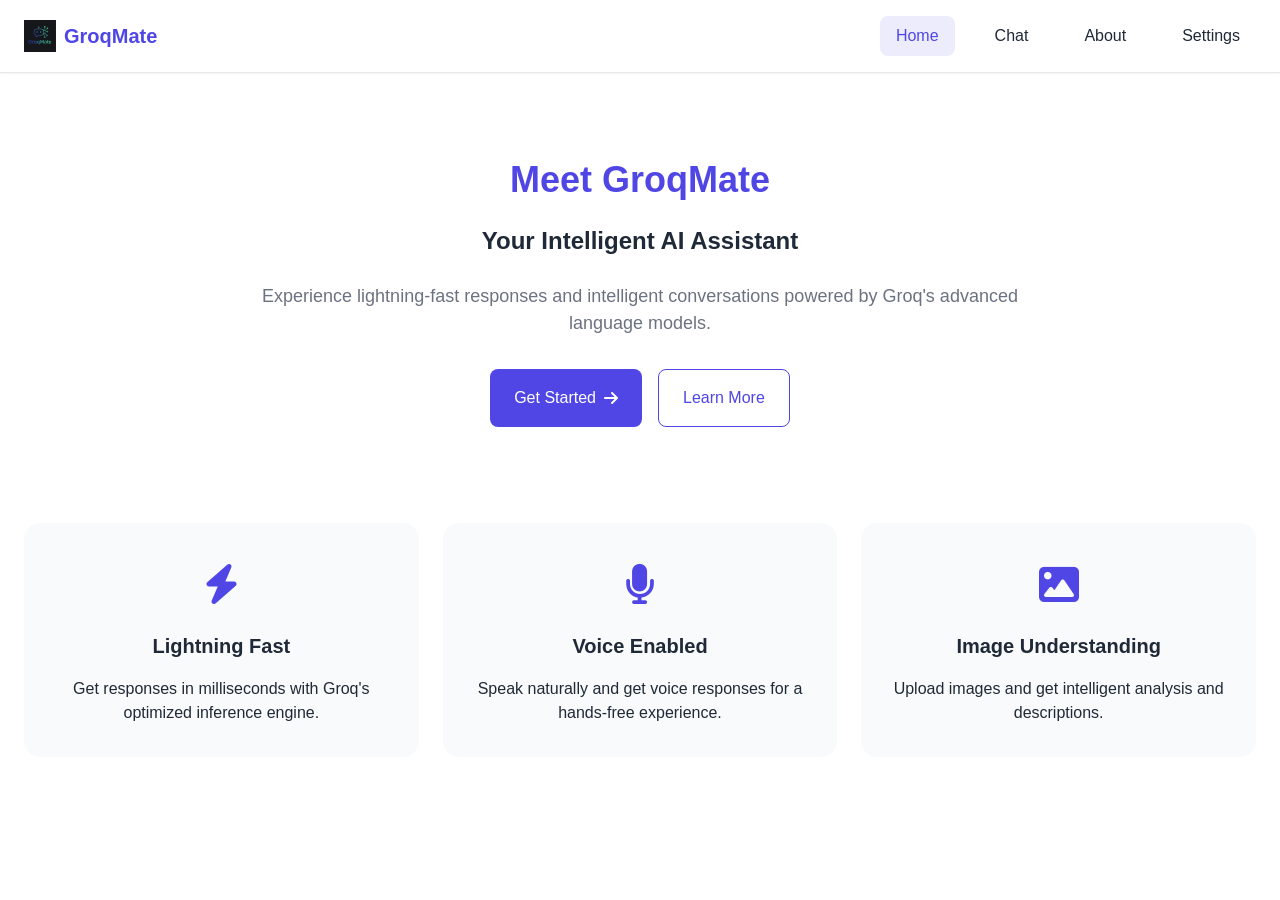
<file: index.html>
<!DOCTYPE html>
<html lang="en">
<head>
    <meta charset="UTF-8">
    <meta name="viewport" content="width=device-width, initial-scale=1.0">
    <title>GroqMate - Your AI Assistant</title>
    <link rel="stylesheet" href="styles.css">
    <link rel="stylesheet" href="https://cdnjs.cloudflare.com/ajax/libs/font-awesome/6.4.0/css/all.min.css">
    <meta name="description" content="GroqMate - Your intelligent AI assistant powered by Groq">
</head>
<body>
    <header>
        <nav class="navbar">
            <div class="logo">
                <img src="logo.svg" alt="GroqMate Logo">
                <span>GroqMate</span>
            </div>
            <div class="nav-links">
                <a href="index.html" class="active">Home</a>
                <a href="chat.html">Chat</a>
                <a href="about.html">About</a>
                <a href="settings.html">Settings</a>
            </div>
            <div class="menu-toggle">
                <i class="fas fa-bars"></i>
            </div>
        </nav>
    </header>

    <main class="home-container">
        <div class="hero">
            <h1>Meet GroqMate</h1>
            <h2>Your Intelligent AI Assistant</h2>
            <p>Experience lightning-fast responses and intelligent conversations powered by Groq's advanced language models.</p>
            <div class="cta-buttons">
                <a href="chat.html" class="btn btn-primary">Get Started <i class="fas fa-arrow-right"></i></a>
                <a href="about.html" class="btn btn-secondary">Learn More</a>
            </div>
        </div>
        
        <div class="features">
            <div class="feature-card">
                <div class="feature-icon">
                    <i class="fas fa-bolt"></i>
                </div>
                <h3>Lightning Fast</h3>
                <p>Get responses in milliseconds with Groq's optimized inference engine.</p>
            </div>
            <div class="feature-card">
                <div class="feature-icon">
                    <i class="fas fa-microphone"></i>
                </div>
                <h3>Voice Enabled</h3>
                <p>Speak naturally and get voice responses for a hands-free experience.</p>
            </div>
            <div class="feature-card">
                <div class="feature-icon">
                    <i class="fas fa-image"></i>
                </div>
                <h3>Image Understanding</h3>
                <p>Upload images and get intelligent analysis and descriptions.</p>
            </div>
        </div>
    </main>

    
    <script src="main.js"></script>
</body>
</html>
</file>
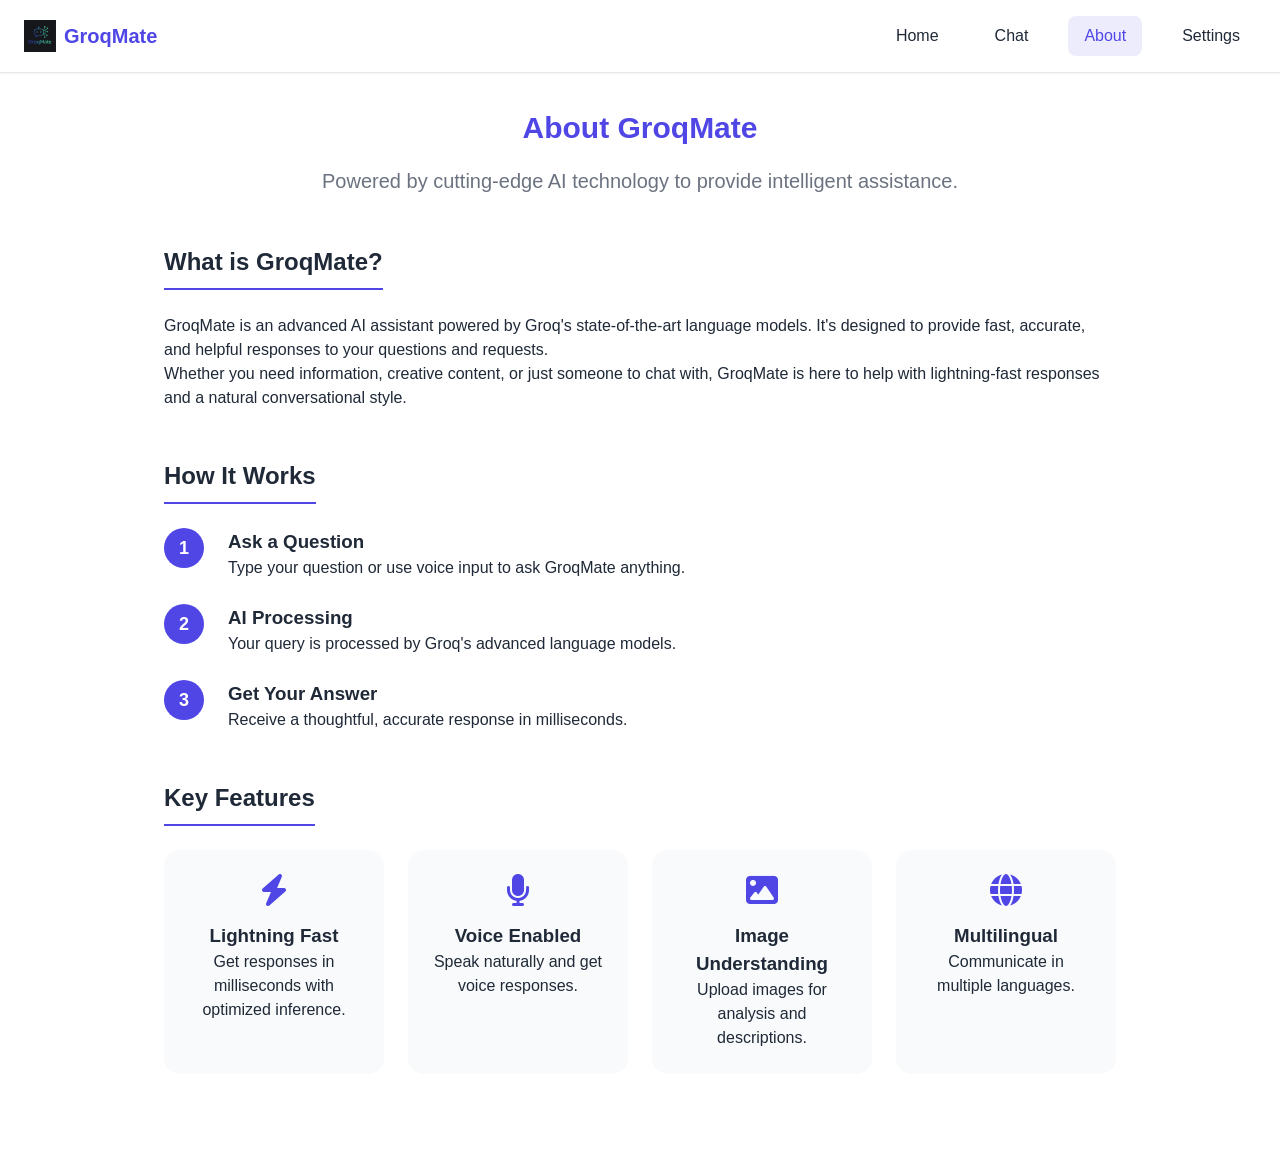
<file: about.html>
<!DOCTYPE html>
<html lang="en">
<head>
    <meta charset="UTF-8">
    <meta name="viewport" content="width=device-width, initial-scale=1.0">
    <title>About GroqMate - Your AI Assistant</title>
    <link rel="stylesheet" href="styles.css">
    <link rel="stylesheet" href="https://cdnjs.cloudflare.com/ajax/libs/font-awesome/6.4.0/css/all.min.css">
    <meta name="description" content="Learn about GroqMate - Your intelligent AI assistant powered by Groq">
</head>
<body>
    <header>
        <nav class="navbar">
            <div class="logo">
                <img src="logo.svg" alt="GroqMate Logo">
                <span>GroqMate</span>
            </div>
            <div class="nav-links">
                <a href="index.html">Home</a>
                <a href="chat.html">Chat</a>
                <a href="about.html" class="active">About</a>
                <a href="settings.html">Settings</a>
            </div>
            <div class="menu-toggle">
                <i class="fas fa-bars"></i>
            </div>
        </nav>
    </header>

    <main class="about-container">
        <section class="about-hero">
            <h1>About GroqMate</h1>
            <p class="lead">Powered by cutting-edge AI technology to provide intelligent assistance.</p>
        </section>

        <section class="about-content">
            <div class="about-section">
                <h2>What is GroqMate?</h2>
                <p>GroqMate is an advanced AI assistant powered by Groq's state-of-the-art language models. It's designed to provide fast, accurate, and helpful responses to your questions and requests.</p>
                <p>Whether you need information, creative content, or just someone to chat with, GroqMate is here to help with lightning-fast responses and a natural conversational style.</p>
            </div>

            <div class="about-section">
                <h2>How It Works</h2>
                <div class="how-it-works">
                    <div class="step">
                        <div class="step-number">1</div>
                        <div class="step-content">
                            <h3>Ask a Question</h3>
                            <p>Type your question or use voice input to ask GroqMate anything.</p>
                        </div>
                    </div>
                    <div class="step">
                        <div class="step-number">2</div>
                        <div class="step-content">
                            <h3>AI Processing</h3>
                            <p>Your query is processed by Groq's advanced language models.</p>
                        </div>
                    </div>
                    <div class="step">
                        <div class="step-number">3</div>
                        <div class="step-content">
                            <h3>Get Your Answer</h3>
                            <p>Receive a thoughtful, accurate response in milliseconds.</p>
                        </div>
                    </div>
                </div>
            </div>

            <div class="about-section">
                <h2>Key Features</h2>
                <div class="features-grid">
                    <div class="feature">
                        <i class="fas fa-bolt"></i>
                        <h3>Lightning Fast</h3>
                        <p>Get responses in milliseconds with optimized inference.</p>
                    </div>
                    <div class="feature">
                        <i class="fas fa-microphone"></i>
                        <h3>Voice Enabled</h3>
                        <p>Speak naturally and get voice responses.</p>
                    </div>
                    <div class="feature">
                        <i class="fas fa-image"></i>
                        <h3>Image Understanding</h3>
                        <p>Upload images for analysis and descriptions.</p>
                    </div>
                    <div class="feature">
                        <i class="fas fa-globe"></i>
                        <h3>Multilingual</h3>
                        <p>Communicate in multiple languages.</p>
                    </div>
                </div>
            </div>
        </section>
    </main>

    <script src="main.js"></script>
</body>
</html>
</file>
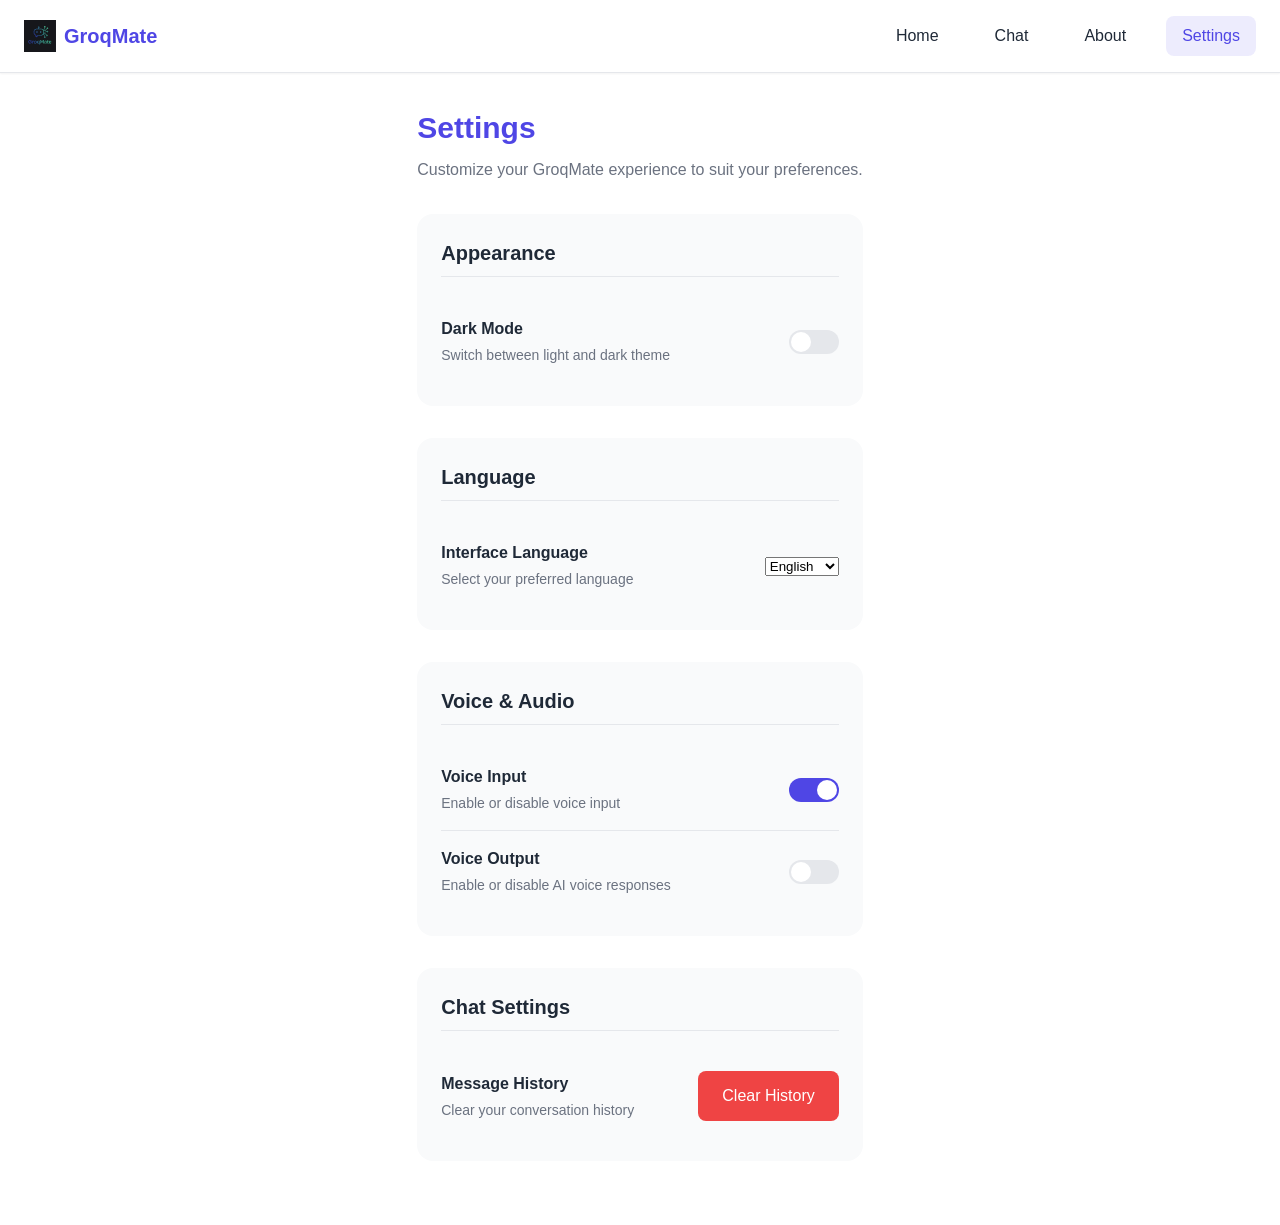
<file: settings.html>
<!DOCTYPE html>
<html lang="en">
<head>
    <meta charset="UTF-8">
    <meta name="viewport" content="width=device-width, initial-scale=1.0">
    <title>Settings - GroqMate AI Assistant</title>
    <link rel="stylesheet" href="styles.css">
    <link rel="stylesheet" href="https://cdnjs.cloudflare.com/ajax/libs/font-awesome/6.4.0/css/all.min.css">
    <meta name="description" content="Customize your GroqMate AI assistant experience">
</head>
<body>
    <header>
        <nav class="navbar">
            <div class="logo">
                <img src="logo.svg" alt="GroqMate Logo">
                <span>GroqMate</span>
            </div>
            <div class="nav-links">
                <a href="index.html">Home</a>
                <a href="chat.html">Chat</a>
                <a href="about.html">About</a>
                <a href="settings.html" class="active">Settings</a>
            </div>
            <div class="menu-toggle">
                <i class="fas fa-bars"></i>
            </div>
        </nav>
    </header>

    <main class="settings-container">
        <h1>Settings</h1>
        <p class="settings-description">Customize your GroqMate experience to suit your preferences.</p>

        <div class="settings-section">
            <h2>Appearance</h2>
            <div class="setting-item">
                <div class="setting-info">
                    <h3>Dark Mode</h3>
                    <p>Switch between light and dark theme</p>
                </div>
                <div class="setting-control">
                    <label class="toggle">
                        <input type="checkbox" id="dark-mode-toggle">
                        <span class="toggle-slider"></span>
                    </label>
                </div>
            </div>
        </div>

        <div class="settings-section">
            <h2>Language</h2>
            <div class="setting-item">
                <div class="setting-info">
                    <h3>Interface Language</h3>
                    <p>Select your preferred language</p>
                </div>
                <div class="setting-control">
                    <select id="language-setting">
                        <option value="en">English</option>
                        <option value="es">Español</option>
                        <option value="fr">Français</option>
                        <option value="de">Deutsch</option>
                    </select>
                </div>
            </div>
        </div>

        <div class="settings-section">
            <h2>Voice & Audio</h2>
            <div class="setting-item">
                <div class="setting-info">
                    <h3>Voice Input</h3>
                    <p>Enable or disable voice input</p>
                </div>
                <div class="setting-control">
                    <label class="toggle">
                        <input type="checkbox" id="voice-input-toggle" checked>
                        <span class="toggle-slider"></span>
                    </label>
                </div>
            </div>
            <div class="setting-item">
                <div class="setting-info">
                    <h3>Voice Output</h3>
                    <p>Enable or disable AI voice responses</p>
                </div>
                <div class="setting-control">
                    <label class="toggle">
                        <input type="checkbox" id="voice-output-toggle">
                        <span class="toggle-slider"></span>
                    </label>
                </div>
            </div>
        </div>

        <div class="settings-section">
            <h2>Chat Settings</h2>
            <div class="setting-item">
                <div class="setting-info">
                    <h3>Message History</h3>
                    <p>Clear your conversation history</p>
                </div>
                <div class="setting-control">
                    <button id="clear-history" class="btn btn-danger">Clear History</button>
                </div>
            </div>
        </div>
    </main>

    <script src="main.js"></script>
    <script src="settings.js"></script>
</body>
</html>
</file>
<file: styles.css>
/* ===== VARIABLES ===== */
:root {
    /* Colors */
    --primary-color: #4f46e5;
    --primary-hover: #4338ca;
    --secondary-color: #10b981;
    --text-color: #1f2937;
    --text-light: #6b7280;
    --bg-color: #ffffff;
    --bg-light: #f9fafb;
    --border-color: #e5e7eb;
    --bot-message-bg: #f3f4f6;
    --user-message-bg: #4f46e5;
    --user-message-color: #ffffff;
    --error-color: #ef4444;
    --success-color: #10b981;
    --warning-color: #f59e0b;
    
    /* Spacing */
    --spacing-xs: 0.25rem;
    --spacing-sm: 0.5rem;
    --spacing-md: 1rem;
    --spacing-lg: 1.5rem;
    --spacing-xl: 2rem;
    --spacing-xxl: 3rem;
    
    /* Border Radius */
    --border-radius-sm: 0.25rem;
    --border-radius-md: 0.5rem;
    --border-radius-lg: 1rem;
    --border-radius-full: 9999px;
    
    /* Shadows */
    --shadow-sm: 0 1px 2px 0 rgba(0, 0, 0, 0.05);
    --shadow-md: 0 4px 6px -1px rgba(0, 0, 0, 0.1), 0 2px 4px -1px rgba(0, 0, 0, 0.06);
    --shadow-lg: 0 10px 15px -3px rgba(0, 0, 0, 0.1), 0 4px 6px -2px rgba(0, 0, 0, 0.05);
    
    /* Transitions */
    --transition-fast: 150ms ease;
    --transition-normal: 300ms ease;
    --transition-slow: 500ms ease;
    
    /* Font Sizes */
    --font-size-xs: 0.75rem;
    --font-size-sm: 0.875rem;
    --font-size-md: 1rem;
    --font-size-lg: 1.125rem;
    --font-size-xl: 1.25rem;
    --font-size-2xl: 1.5rem;
    --font-size-3xl: 1.875rem;
    --font-size-4xl: 2.25rem;
}

/* Dark Mode Variables */
.dark-mode {
    --primary-color: #6366f1;
    --primary-hover: #818cf8;
    --text-color: #f9fafb;
    --text-light: #d1d5db;
    --bg-color: #111827;
    --bg-light: #1f2937;
    --border-color: #374151;
    --bot-message-bg: #1f2937;
    --user-message-bg: #6366f1;
}

/* ===== RESET & BASE STYLES ===== */
* {
    margin: 0;
    padding: 0;
    box-sizing: border-box;
}

html {
    font-size: 16px;
    scroll-behavior: smooth;
}

body {
    font-family: -apple-system, BlinkMacSystemFont, 'Segoe UI', Roboto, Oxygen, Ubuntu, Cantarell, 'Open Sans', 'Helvetica Neue', sans-serif;
    color: var(--text-color);
    background-color: var(--bg-color);
    line-height: 1.5;
    min-height: 100vh;
    display: flex;
    flex-direction: column;
    transition: background-color var(--transition-normal), color var(--transition-normal);
}

a {
    color: var(--primary-color);
    text-decoration: none;
    transition: color var(--transition-fast);
}

a:hover {
    color: var(--primary-hover);
}

img {
    max-width: 100%;
    height: auto;
}

button, .btn {
    cursor: pointer;
    font-family: inherit;
    font-size: var(--font-size-md);
    border: none;
    background: none;
    transition: all var(--transition-fast);
}

button:focus, .btn:focus, input:focus, textarea:focus, select:focus {
    outline: 2px solid var(--primary-color);
    outline-offset: 2px;
}

/* ===== LAYOUT ===== */
.container {
    width: 100%;
    max-width: 1200px;
    margin: 0 auto;
    padding: 0 var(--spacing-md);
}

main {
    flex: 1;
}

/* ===== NAVBAR ===== */
.navbar {
    display: flex;
    align-items: center;
    justify-content: space-between;
    padding: var(--spacing-md) var(--spacing-lg);
    background-color: var(--bg-color);
    border-bottom: 1px solid var(--border-color);
    position: sticky;
    top: 0;
    z-index: 100;
    box-shadow: var(--shadow-sm);
}

.logo {
    display: flex;
    align-items: center;
    font-weight: 700;
    font-size: var(--font-size-xl);
    color: var(--primary-color);
}

.logo img {
    height: 2rem;
    margin-right: var(--spacing-sm);
}

.nav-links {
    display: flex;
    gap: var(--spacing-lg);
}

.nav-links a {
    color: var(--text-color);
    font-weight: 500;
    padding: var(--spacing-sm) var(--spacing-md);
    border-radius: var(--border-radius-md);
    transition: all var(--transition-fast);
}

.nav-links a:hover {
    background-color: var(--bg-light);
}

.nav-links a.active {
    color: var(--primary-color);
    background-color: rgba(79, 70, 229, 0.1);
}

.menu-toggle {
    display: none;
    font-size: var(--font-size-xl);
    color: var(--text-color);
}

/* Language Selector */
.language-selector {
    position: relative;
}

.language-selector select {
    padding: var(--spacing-sm) var(--spacing-md);
    border-radius: var(--border-radius-md);
    border: 1px solid var(--border-color);
    background-color: var(--bg-color);
    color: var(--text-color);
    font-size: var(--font-size-sm);
    cursor: pointer;
    appearance: none;
    padding-right: 2rem;
    background-image: url("data:image/svg+xml,%3Csvg xmlns='http://www.w3.org/2000/svg' fill='none' viewBox='0 0 24 24' stroke='currentColor'%3E%3Cpath stroke-linecap='round' stroke-linejoin='round' stroke-width='2' d='M19 9l-7 7-7-7'%3E%3C/path%3E%3C/svg%3E");
    background-repeat: no-repeat;
    background-position: right 0.5rem center;
    background-size: 1rem;
}

/* ===== BUTTONS ===== */
.btn {
    display: inline-flex;
    align-items: center;
    justify-content: center;
    padding: var(--spacing-md) var(--spacing-lg);
    border-radius: var(--border-radius-md);
    font-weight: 500;
    text-align: center;
    transition: all var(--transition-fast);
}

.btn i, .btn svg {
    margin-left: var(--spacing-sm);
}

.btn-primary {
    background-color: var(--primary-color);
    color: white;
}

.btn-primary:hover {
    background-color: var(--primary-hover);
    color: white;
}

.btn-secondary {
    background-color: transparent;
    border: 1px solid var(--primary-color);
    color: var(--primary-color);
}

.btn-secondary:hover {
    background-color: rgba(79, 70, 229, 0.1);
}

.btn-danger {
    background-color: var(--error-color);
    color: white;
}

.btn-danger:hover {
    background-color: #dc2626;
}

.btn-icon {
    width: 2.5rem;
    height: 2.5rem;
    border-radius: var(--border-radius-full);
    display: flex;
    align-items: center;
    justify-content: center;
    color: var(--text-color);
    background-color: transparent;
    transition: all var(--transition-fast);
}

.btn-icon:hover {
    background-color: var(--bg-light);
    color: var(--primary-color);
}

/* ===== HOME PAGE ===== */
.home-container {
    padding: var(--spacing-xl) var(--spacing-lg);
}

.hero {
    text-align: center;
    max-width: 800px;
    margin: 0 auto;
    padding: var(--spacing-xxl) 0;
}

.hero h1 {
    font-size: var(--font-size-4xl);
    font-weight: 800;
    margin-bottom: var(--spacing-md);
    color: var(--primary-color);
}

.hero h2 {
    font-size: var(--font-size-2xl);
    font-weight: 600;
    margin-bottom: var(--spacing-lg);
}

.hero p {
    font-size: var(--font-size-lg);
    color: var(--text-light);
    margin-bottom: var(--spacing-xl);
}

.cta-buttons {
    display: flex;
    gap: var(--spacing-md);
    justify-content: center;
    margin-top: var(--spacing-lg);
}

.features {
    display: grid;
    grid-template-columns: repeat(auto-fit, minmax(300px, 1fr));
    gap: var(--spacing-lg);
    margin-top: var(--spacing-xxl);
}

.feature-card {
    background-color: var(--bg-light);
    border-radius: var(--border-radius-lg);
    padding: var(--spacing-xl);
    text-align: center;
    transition: transform var(--transition-normal), box-shadow var(--transition-normal);
}

.feature-card:hover {
    transform: translateY(-5px);
    box-shadow: var(--shadow-lg);
}

.feature-icon {
    font-size: 2.5rem;
    color: var(--primary-color);
    margin-bottom: var(--spacing-md);
}

.feature-card h3 {
    font-size: var(--font-size-xl);
    margin-bottom: var(--spacing-md);
}

/* ===== CHAT PAGE ===== */
.chat-page {
    display: flex;
    flex-direction: column;
    height: 100vh;
    overflow: hidden;
}

.chat-header {
    flex-shrink: 0;
}

.chat-container {
    display: flex;
    flex-direction: column;
    flex: 1;
    overflow: hidden;
}

.chat-messages {
    flex: 1;
    overflow-y: auto;
    padding: var(--spacing-md);
    display: flex;
    flex-direction: column;
    gap: var(--spacing-md);
}

.message {
    max-width: 80%;
    animation: fadeIn var(--transition-normal);
}

@keyframes fadeIn {
    from { opacity: 0; transform: translateY(10px); }
    to { opacity: 1; transform: translateY(0); }
}

.bot-message {
    align-self: flex-start;
}

.user-message {
    align-self: flex-end;
}

.message-content {
    padding: var(--spacing-md) var(--spacing-lg);
    border-radius: var(--border-radius-lg);
}

.bot-message .message-content {
    background-color: var(--bot-message-bg);
    border-bottom-left-radius: 0;
}

.user-message .message-content {
    background-color: var(--user-message-bg);
    color: var(--user-message-color);
    border-bottom-right-radius: 0;
}

.message-time {
    font-size: var(--font-size-xs);
    color: var(--text-light);
    margin-top: var(--spacing-xs);
    padding: 0 var(--spacing-sm);
}

.message-image {
    max-width: 100%;
    border-radius: var(--border-radius-md);
    margin-top: var(--spacing-sm);
}

.chat-input-container {
    padding: var(--spacing-md);
    border-top: 1px solid var(--border-color);
    background-color: var(--bg-color);
}

.chat-input-wrapper {
    display: flex;
    align-items: center;
    background-color: var(--bg-light);
    border-radius: var(--border-radius-lg);
    padding: var(--spacing-sm);
}

.chat-input-wrapper textarea {
    flex: 1;
    border: none;
    background: transparent;
    padding: var(--spacing-sm) var(--spacing-md);
    resize: none;
    max-height: 150px;
    color: var(--text-color);
    font-family: inherit;
    font-size: var(--font-size-md);
}

.chat-input-wrapper textarea:focus {
    outline: none;
}

.chat-input-buttons {
    display: flex;
    gap: var(--spacing-sm);
}

.image-preview-container {
    display: flex;
    flex-wrap: wrap;
    gap: var(--spacing-sm);
    padding: var(--spacing-sm) var(--spacing-md);
    background-color: var(--bg-light);
    border-top: 1px solid var(--border-color);
}

.image-preview {
    position: relative;
    width: 80px;
    height: 80px;
    border-radius: var(--border-radius-md);
    overflow: hidden;
}

.image-preview img {
    width: 100%;
    height: 100%;
    object-fit: cover;
}

.image-preview .remove-btn {
    position: absolute;
    top: 5px;
    right: 5px;
    background-color: rgba(0, 0, 0, 0.5);
    color: white;
    border-radius: 50%;
    width: 20px;
    height: 20px;
    display: flex;
    align-items: center;
    justify-content: center;
    font-size: 12px;
}

.drag-drop-overlay {
    position: fixed;
    top: 0;
    left: 0;
    width: 100%;
    height: 100%;
    background-color: rgba(0, 0, 0, 0.7);
    display: flex;
    align-items: center;
    justify-content: center;
    z-index: 1000;
    opacity: 0;
    visibility: hidden;
    transition: opacity var(--transition-normal), visibility var(--transition-normal);
}

.drag-drop-overlay.active {
    opacity: 1;
    visibility: visible;
}

.drag-drop-content {
    background-color: var(--bg-color);
    padding: var(--spacing-xl);
    border-radius: var(--border-radius-lg);
    text-align: center;
}

.drag-drop-content i {
    font-size: 3rem;
    color: var(--primary-color);
    margin-bottom: var(--spacing-md);
}

/* ===== ABOUT PAGE ===== */
.about-container {
    padding: var(--spacing-xl) var(--spacing-lg);
    max-width: 1000px;
    margin: 0 auto;
}

.about-hero {
    text-align: center;
    margin-bottom: var(--spacing-xxl);
}

.about-hero h1 {
    font-size: var(--font-size-3xl);
    margin-bottom: var(--spacing-md);
    color: var(--primary-color);
}

.about-hero .lead {
    font-size: var(--font-size-xl);
    color: var(--text-light);
}

.about-section {
    margin-bottom: var(--spacing-xxl);
}

.about-section h2 {
    font-size: var(--font-size-2xl);
    margin-bottom: var(--spacing-lg);
    padding-bottom: var(--spacing-sm);
    border-bottom: 2px solid var(--primary-color);
    display: inline-block;
}

.how-it-works {
    display: flex;
    flex-direction: column;
    gap: var(--spacing-lg);
}

.step {
    display: flex;
    gap: var(--spacing-lg);
}

.step-number {
    width: 40px;
    height: 40px;
    border-radius: 50%;
    background-color: var(--primary-color);
    color: white;
    display: flex;
    align-items: center;
    justify-content: center;
    font-weight: bold;
    font-size: var(--font-size-lg);
    flex-shrink: 0;
}

.features-grid {
    display: grid;
    grid-template-columns: repeat(auto-fit, minmax(200px, 1fr));
    gap: var(--spacing-lg);
}

.feature {
    text-align: center;
    padding: var(--spacing-lg);
    background-color: var(--bg-light);
    border-radius: var(--border-radius-lg);
    transition: transform var(--transition-normal);
}

.feature:hover {
    transform: translateY(-5px);
}

.feature i {
    font-size: 2rem;
    color: var(--primary-color);
    margin-bottom: var(--spacing-md);
}

/* ===== SETTINGS PAGE ===== */
.settings-container {
    max-width: 800px;
    margin: 0 auto;
    padding: var(--spacing-xl) var(--spacing-lg);
}

.settings-container h1 {
    font-size: var(--font-size-3xl);
    margin-bottom: var(--spacing-sm);
    color: var(--primary-color);
}

.settings-description {
    color: var(--text-light);
    margin-bottom: var(--spacing-xl);
}

.settings-section {
    margin-bottom: var(--spacing-xl);
    background-color: var(--bg-light);
    border-radius: var(--border-radius-lg);
    padding: var(--spacing-lg);
}

.settings-section h2 {
    font-size: var(--font-size-xl);
    margin-bottom: var(--spacing-lg);
    padding-bottom: var(--spacing-sm);
    border-bottom: 1px solid var(--border-color);
}

.setting-item {
    display: flex;
    justify-content: space-between;
    align-items: center;
    padding: var(--spacing-md) 0;
    border-bottom: 1px solid var(--border-color);
}

.setting-item:last-child {
    border-bottom: none;
}

.setting-info h3 {
    font-size: var(--font-size-md);
    margin-bottom: var(--spacing-xs);
}

.setting-info p {
    color: var(--text-light);
    font-size: var(--font-size-sm);
}

/* Toggle Switch */
.toggle {
    position: relative;
    display: inline-block;
    width: 50px;
    height: 24px;
}

.toggle input {
    opacity: 0;
    width: 0;
    height: 0;
}

.toggle-slider {
    position: absolute;
    cursor: pointer;
    top: 0;
    left: 0;
    right: 0;
    bottom: 0;
    background-color: var(--border-color);
    transition: var(--transition-normal);
    border-radius: 34px;
}

.toggle-slider:before {
    position: absolute;
    content: "";
    height: 20px;
    width: 20px;
    left: 2px;
    bottom: 2px;
    background-color: white;
    transition: var(--transition-normal);
    border-radius: 50%;
}

input:checked + .toggle-slider {
    background-color: var(--primary-color);
}

input:checked + .toggle-slider:before {
    transform: translateX(26px);
}

/* ===== FOOTER ===== */
footer {
    background-color: var(--bg-light);
    border-top: 1px solid var(--border-color);
    padding: var(--spacing-lg) 0;
    margin-top: auto;
}

.footer-content {
    display: flex;
    flex-wrap: wrap;
    justify-content: space-between;
    align-items: center;
    max-width: 1200px;
    margin: 0 auto;
    padding: 0 var(--spacing-lg);
}

.footer-logo {
    display: flex;
    align-items: center;
    font-weight: 700;
    font-size: var(--font-size-lg);
    color: var(--primary-color);
}

.footer-logo img {
    height: 1.5rem;
    margin-right: var(--spacing-sm);
}

.footer-links {
    display: flex;
    gap: var(--spacing-lg);
}

.footer-links a {
    color: var(--text-color);
}

.footer-social {
    display: flex;
    gap: var(--spacing-md);
}

.footer-social a {
    color: var(--text-color);
    font-size: var(--font-size-xl);
    transition: color var(--transition-fast);
}

.footer-social a:hover {
    color: var(--primary-color);
}

.footer-bottom {
    text-align: center;
    padding-top: var(--spacing-lg);
    margin-top: var(--spacing-lg);
    border-top: 1px solid var(--border-color);
    color: var(--text-light);
    font-size: var(--font-size-sm);
}

/* ===== RESPONSIVE STYLES ===== */
@media (max-width: 768px) {
    .nav-links {
        display: none;
        position: absolute;
        top: 100%;
        left: 0;
        right: 0;
        flex-direction: column;
        background-color: var(--bg-color);
        border-bottom: 1px solid var(--border-color);
        padding: var(--spacing-md);
        box-shadow: var(--shadow-md);
    }
    
    .nav-links.active {
        display: flex;
    }
    
    .menu-toggle {
        display: block;
    }
    
    .hero h1 {
        font-size: var(--font-size-3xl);
    }
    
    .hero h2 {
        font-size: var(--font-size-xl);
    }
    
    .cta-buttons {
        flex-direction: column;
        gap: var(--spacing-md);
    }
    
    .step {
        flex-direction: column;
        gap: var(--spacing-md);
    }
    
    .footer-content {
        flex-direction: column;
        gap: var(--spacing-lg);
        text-align: center;
    }
    
    .footer-logo {
        justify-content: center;
    }
    
    .footer-links, .footer-social {
        justify-content: center;
    }
}

@media (max-width: 480px) {
    .message {
        max-width: 90%;
    }
    
    .features-grid {
        grid-template-columns: 1fr;
    }
}
</file>
